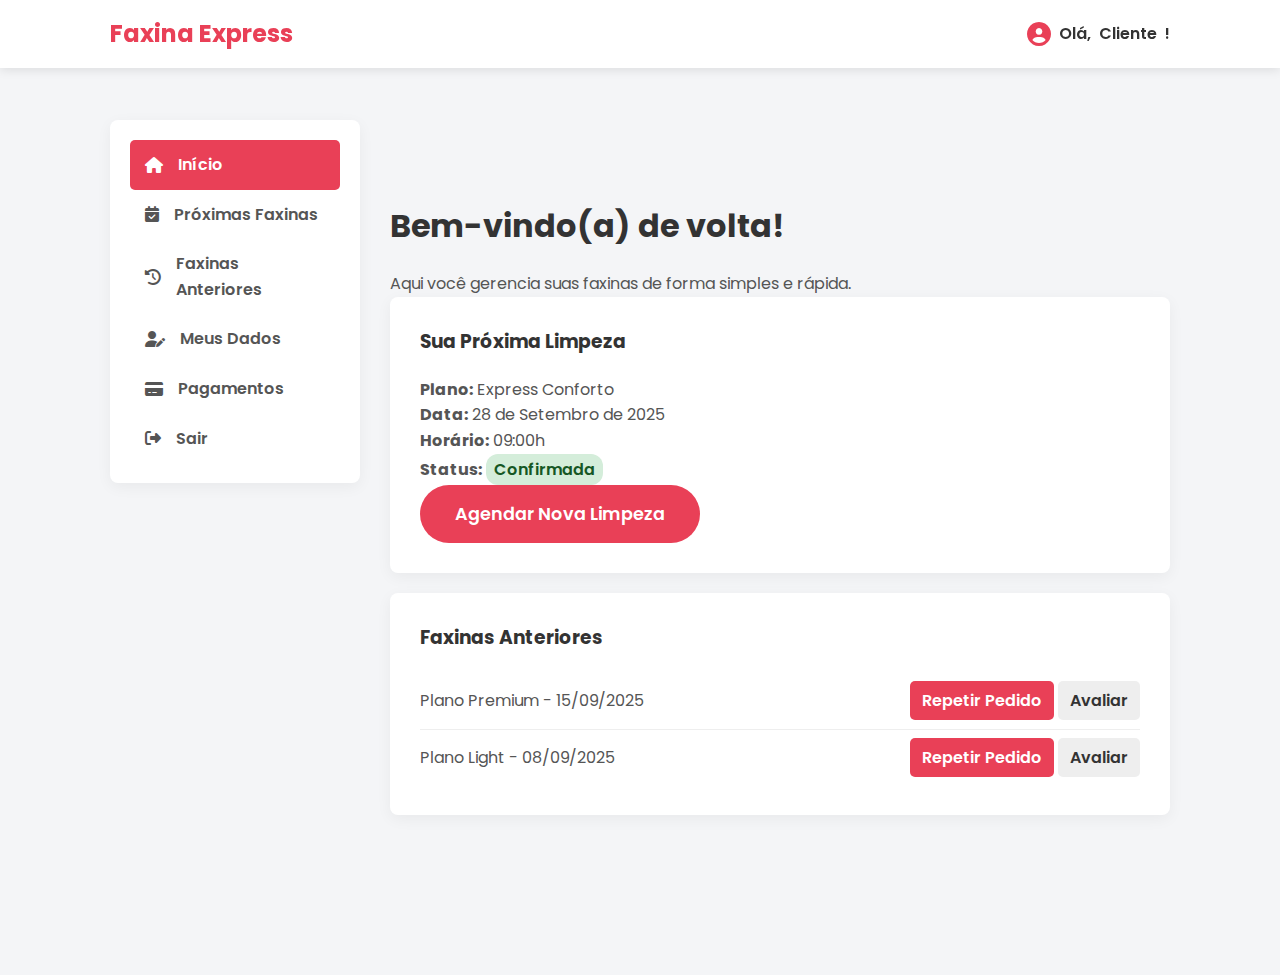
<file: dashboard.html>
<!DOCTYPE html>
<html lang="pt-BR">
<head>
    <meta charset="UTF-8">
    <meta name="viewport" content="width=device-width, initial-scale=1.0">
    <title>Minha Conta - Faxina Express</title>
    <link rel="stylesheet" href="style.css">
    <link href="https://fonts.googleapis.com/css2?family=Poppins:wght@400;600;700&display=swap" rel="stylesheet">
    <link rel="stylesheet" href="https://cdnjs.cloudflare.com/ajax/libs/font-awesome/6.5.2/css/all.min.css">
</head>
<body>
    <header class="main-header">
        <div class="container header-container">
            <a href="index.html" class="logo">Faxina Express</a>
            <div class="user-area">
                 <div class="logged-in-view">
                    <a href="dashboard.html" class="user-profile-link">
                        <i class="fas fa-user-circle"></i> Olá, <span id="user-name">Cliente</span>!
                    </a>
                </div>
            </div>
        </div>
    </header>

    <main class="dashboard-main">
        <div class="container dashboard-container">
            <aside class="dashboard-sidebar">
                <nav>
                    <ul>
                        <li class="active"><a href="#"><i class="fas fa-home"></i> Início</a></li>
                        <li><a href="#"><i class="fas fa-calendar-check"></i> Próximas Faxinas</a></li>
                        <li><a href="#"><i class="fas fa-history"></i> Faxinas Anteriores</a></li>
                        <li><a href="#"><i class="fas fa-user-edit"></i> Meus Dados</a></li>
                        <li><a href="#"><i class="fas fa-credit-card"></i> Pagamentos</a></li>
                        <li><a href="index.html"><i class="fas fa-sign-out-alt"></i> Sair</a></li>
                    </ul>
                </nav>
            </aside>

            <section class="dashboard-content">
                <h1>Bem-vindo(a) de volta!</h1>
                <p>Aqui você gerencia suas faxinas de forma simples e rápida.</p>

                <div class="dashboard-card summary-card">
                    <h3>Sua Próxima Limpeza</h3>
                    <div class="next-cleaning-info">
                        <p><strong>Plano:</strong> Express Conforto</p>
                        <p><strong>Data:</strong> 28 de Setembro de 2025</p>
                        <p><strong>Horário:</strong> 09:00h</p>
                        <p><strong>Status:</strong> <span class="status confirmed">Confirmada</span></p>
                    </div>
                    <a href="agendamento.html" class="cta-button">Agendar Nova Limpeza</a>
                </div>

                <div class="dashboard-card">
                    <h3>Faxinas Anteriores</h3>
                    <ul class="history-list">
                        <li>
                            <span>Plano Premium - 15/09/2025</span>
                            <div class="actions">
                                <a href="agendamento.html" class="repeat-order-btn">Repetir Pedido</a>
                                <a href="#" class="evaluate-btn">Avaliar</a>
                            </div>
                        </li>
                         <li>
                            <span>Plano Light - 08/09/2025</span>
                            <div class="actions">
                                <a href="agendamento.html" class="repeat-order-btn">Repetir Pedido</a>
                                <a href="#" class="evaluate-btn">Avaliar</a>
                            </div>
                        </li>
                    </ul>
                </div>
            </section>
        </div>
    </main>
</body>
</html>
</file>
<file: style.css>
/* --- CONFIGURAÇÕES GERAIS E VARIÁVEIS --- */
:root {
    --primary-color: #E94057; /* Rosa vibrante */
    --secondary-color: #F27121; /* Um toque de laranja para degradês */
    --dark-color: #333;
    --light-color: #fff;
    --gray-bg: #f9f9f9;
    --text-color: #555;
    --font-family: 'Poppins', sans-serif;
}

* { margin: 0; padding: 0; box-sizing: border-box; }
html { scroll-behavior: smooth; }
body { font-family: var(--font-family); color: var(--text-color); line-height: 1.6; }
.container { max-width: 1100px; margin: 0 auto; padding: 0 20px; }
h1, h2, h3 { color: var(--dark-color); margin-bottom: 20px; }
h2 { text-align: center; font-size: 2.5rem; margin-bottom: 40px; }
section { padding: 80px 0; }

/* --- MENU FIXO --- */
.main-header { background-color: var(--light-color); box-shadow: 0 2px 10px rgba(0,0,0,0.1); position: fixed; top: 0; left: 0; width: 100%; z-index: 1000; }
.header-container { display: flex; justify-content: space-between; align-items: center; padding: 15px 20px; }
.logo { font-size: 1.5rem; font-weight: 700; color: var(--primary-color); text-decoration: none; }
.main-nav ul { list-style: none; display: flex; gap: 25px; }
.main-nav a { text-decoration: none; color: var(--dark-color); font-weight: 600; transition: color 0.3s ease; }
.main-nav a:hover { color: var(--primary-color); }

/* --- ÁREA DE LOGIN E MODAL --- */
.user-area .logged-out-view a { text-decoration: none; color: var(--text-color); margin-left: 15px; font-weight: 600; }
.user-area .login-button { background-color: var(--primary-color); color: var(--light-color) !important; padding: 8px 15px; border-radius: 20px; transition: background-color 0.3s; }
.user-area .login-button:hover { background-color: #d83048; }
.user-profile-link { display: flex; align-items: center; gap: 8px; text-decoration: none; color: var(--dark-color); font-weight: 600; }
.user-profile-link i { font-size: 1.5rem; color: var(--primary-color); }
.modal-overlay { position: fixed; top: 0; left: 0; width: 100%; height: 100%; background-color: rgba(0, 0, 0, 0.6); display: flex; align-items: center; justify-content: center; z-index: 2000; backdrop-filter: blur(5px); }
.modal { background: var(--light-color); padding: 40px; border-radius: 10px; width: 90%; max-width: 450px; position: relative; box-shadow: 0 10px 30px rgba(0,0,0,0.2); }
.modal .close-modal-btn { position: absolute; top: 10px; right: 15px; background: none; border: none; font-size: 2rem; cursor: pointer; color: #aaa; }
.modal h2 { font-size: 1.8rem; margin-bottom: 25px; text-align: center; }
.modal form { display: flex; flex-direction: column; gap: 15px; }
.modal input { padding: 12px; border-radius: 5px; border: 1px solid #ddd; font-size: 1rem; }
.modal hr { border: none; border-top: 1px solid #eee; margin: 10px 0; }
.modal .forgot-password { text-align: right; font-size: 0.9rem; color: var(--primary-color); text-decoration: none; }
.submit-button { padding: 15px; background-color: #c43349; color: var(--light-color); border: none; border-radius: 5px; font-size: 1.1rem; font-weight: 600; cursor: pointer; transition: background-color 0.3s; }
.submit-button:hover { background-color: #d83048; }


/* --- SEÇÕES DA PÁGINA INICIAL --- */
.hero-section { position: relative; height: 100vh; display: flex; align-items: center; justify-content: center; text-align: center; color: var(--light-color); background: url('https://placehold.co/1920x1080/cccccc/ffffff?text=Ambiente+Limpo') no-repeat center center/cover; padding-top: 80px; }
.hero-overlay { position: absolute; top: 0; left: 0; width: 100%; height: 100%; background-color: rgba(0, 0, 0, 0.5); }
.hero-content { position: relative; z-index: 2; }
.hero-content h1 { font-size: 3.5rem; color: var(--light-color); margin-bottom: 20px; font-weight: 700; }
.hero-content p { font-size: 1.2rem; max-width: 700px; margin: 0 auto 30px auto; }
.cta-button { background-color: var(--primary-color); color: var(--light-color); padding: 15px 35px; border-radius: 50px; text-decoration: none; font-weight: 600; font-size: 1.1rem; transition: transform 0.3s ease, box-shadow 0.3s ease; display: inline-block; }
.cta-button:hover { transform: translateY(-3px); box-shadow: 0 5px 15px rgba(233, 64, 87, 0.4); }
.plans-section { background-color: var(--gray-bg); }
.plans-grid { display: grid; grid-template-columns: repeat(auto-fit, minmax(250px, 1fr)); gap: 30px; }
.plan-card { background-color: var(--light-color); padding: 30px; border-radius: 10px; box-shadow: 0 4px 15px rgba(0,0,0,0.08); text-align: center; transition: transform 0.3s ease; }
.plan-card:hover { transform: translateY(-10px); }
.plan-icon { font-size: 3rem; color: var(--primary-color); margin-bottom: 20px; }
.plan-card h3 { font-size: 1.5rem; margin-bottom: 15px; }
.details-button { display: inline-block; margin-top: 20px; padding: 8px 20px; border: 2px solid var(--primary-color); color: var(--primary-color); border-radius: 50px; text-decoration: none; font-weight: 600; transition: background-color 0.3s, color 0.3s; }
.details-button:hover { background-color: var(--primary-color); color: var(--light-color); }
.features-grid { display: grid; grid-template-columns: repeat(auto-fit, minmax(200px, 1fr)); gap: 30px; text-align: center; }
.feature-item { padding: 20px; }
.feature-icon { font-size: 3rem; color: var(--primary-color); margin-bottom: 15px; }
.feature-item h3 { font-size: 1.2rem; }
.contact-section { background-color: #fff; }
.contact-container { display: flex; align-items: center; gap: 50px; }
.contact-image { flex: 1; text-align: center; }
.contact-image img { max-width: 100%; width: 350px; height: 350px; border-radius: 50%; object-fit: cover; box-shadow: 0 10px 30px rgba(0,0,0,0.1); }
.contact-text { flex: 1.5; }
.contact-text h2 { font-size: 2.2rem; text-align: left; }
.whatsapp-button { display: block; width: 100%; margin-top: 30px; padding: 20px; background: linear-gradient(45deg, #25D366, #128C7E); color: var(--light-color); text-align: center; font-size: 1.3rem; font-weight: 700; text-decoration: none; border-radius: 10px; transition: transform 0.3s ease, box-shadow 0.3s ease; }
.whatsapp-button i { margin-right: 10px; }
.whatsapp-button:hover { transform: scale(1.03); box-shadow: 0 8px 25px rgba(37, 211, 102, 0.4); }

/* --- RODAPÉ --- */
.main-footer { background-color: var(--dark-color); color: #ccc; padding-top: 40px; }
.footer-container { display: flex; justify-content: space-between; flex-wrap: wrap; gap: 20px; padding-bottom: 40px; }
.footer-info, .footer-social { flex: 1; min-width: 250px; }
.footer-social a { color: var(--light-color); font-size: 1.8rem; margin-right: 15px; transition: color 0.3s ease; }
.footer-social a:hover { color: var(--primary-color); }
.footer-bottom { border-top: 1px solid #444; text-align: center; padding: 20px 0; font-size: 0.9rem; }

/* --- ESTILOS PARA DASHBOARD E AGENDAMENTO --- */
.dashboard-main, .booking-main { padding: 120px 20px 60px; background-color: #f4f5f7; min-height: 100vh; }
.dashboard-container { display: flex; gap: 30px; align-items: flex-start; }
.dashboard-sidebar { flex: 0 0 250px; background-color: var(--light-color); padding: 20px; border-radius: 8px; box-shadow: 0 4px 15px rgba(0,0,0,0.05); }
.dashboard-sidebar nav ul { list-style: none; }
.dashboard-sidebar nav li a { display: flex; align-items: center; gap: 15px; padding: 12px 15px; text-decoration: none; color: var(--text-color); font-weight: 600; border-radius: 5px; transition: background-color 0.3s, color 0.3s; }
.dashboard-sidebar nav li.active a, .dashboard-sidebar nav li a:hover { background-color: var(--primary-color); color: var(--light-color); }
.dashboard-content { flex: 1; }
.dashboard-card { background-color: var(--light-color); padding: 30px; border-radius: 8px; box-shadow: 0 4px 15px rgba(0,0,0,0.05); margin-bottom: 20px; }
.next-cleaning-info .status.confirmed { background-color: #d4edda; color: #155724; padding: 3px 8px; border-radius: 12px; font-weight: 600; display: inline-block; }
.history-list { list-style: none; }
.history-list li { display: flex; justify-content: space-between; align-items: center; padding: 15px 0; border-bottom: 1px solid #eee; }
.history-list li:last-child { border-bottom: none; }
.repeat-order-btn, .evaluate-btn { padding: 8px 12px; border: none; border-radius: 5px; cursor: pointer; font-weight: 600; text-decoration: none; }
.repeat-order-btn { background-color: var(--primary-color); color: white; }
.evaluate-btn { background-color: #eee; color: #333; }
.booking-process .booking-step { background: var(--light-color); padding: 30px; margin-bottom: 25px; border-radius: 8px; }
.booking-process select { width: 100%; padding: 12px; border-radius: 5px; border: 1px solid #ddd; font-size: 1rem; }
.address-box { background-color: #f9f9f9; padding: 20px; border-radius: 5px; border: 1px solid #eee; }
.add-new-address { display: inline-block; margin-top: 10px; font-weight: 600; color: var(--primary-color); }
.order-summary { margin-bottom: 20px; }
.payment-options { display: flex; gap: 15px; }
.payment-btn { flex: 1; padding: 15px; border-radius: 5px; border: none; font-size: 1rem; font-weight: 600; cursor: pointer; }
.pix-btn { background-color: #32BCAD; color: white; }
.card-btn { background-color: #555; color: white; }
.main-booking-btn { width: 100%; padding: 15px; font-size: 1.2rem; }

/* --- RESPONSIVIDADE --- */
@media (max-width: 992px) {
    .dashboard-container { flex-direction: column; }
    .dashboard-sidebar { width: 100%; flex-basis: auto; }
}

@media (max-width: 768px) {
    h2 { font-size: 2rem; }
    .main-nav { display: none; } /* Simplificação para o exemplo. Idealmente, um menu hamburguer. */
    .hero-content h1 { font-size: 2.5rem; }
    .contact-container { flex-direction: column; text-align: center; }
    .contact-text h2 { text-align: center; }
    .contact-image img { width: 250px; height: 250px; }
    .footer-container { flex-direction: column; text-align: center; }
}
</file>
